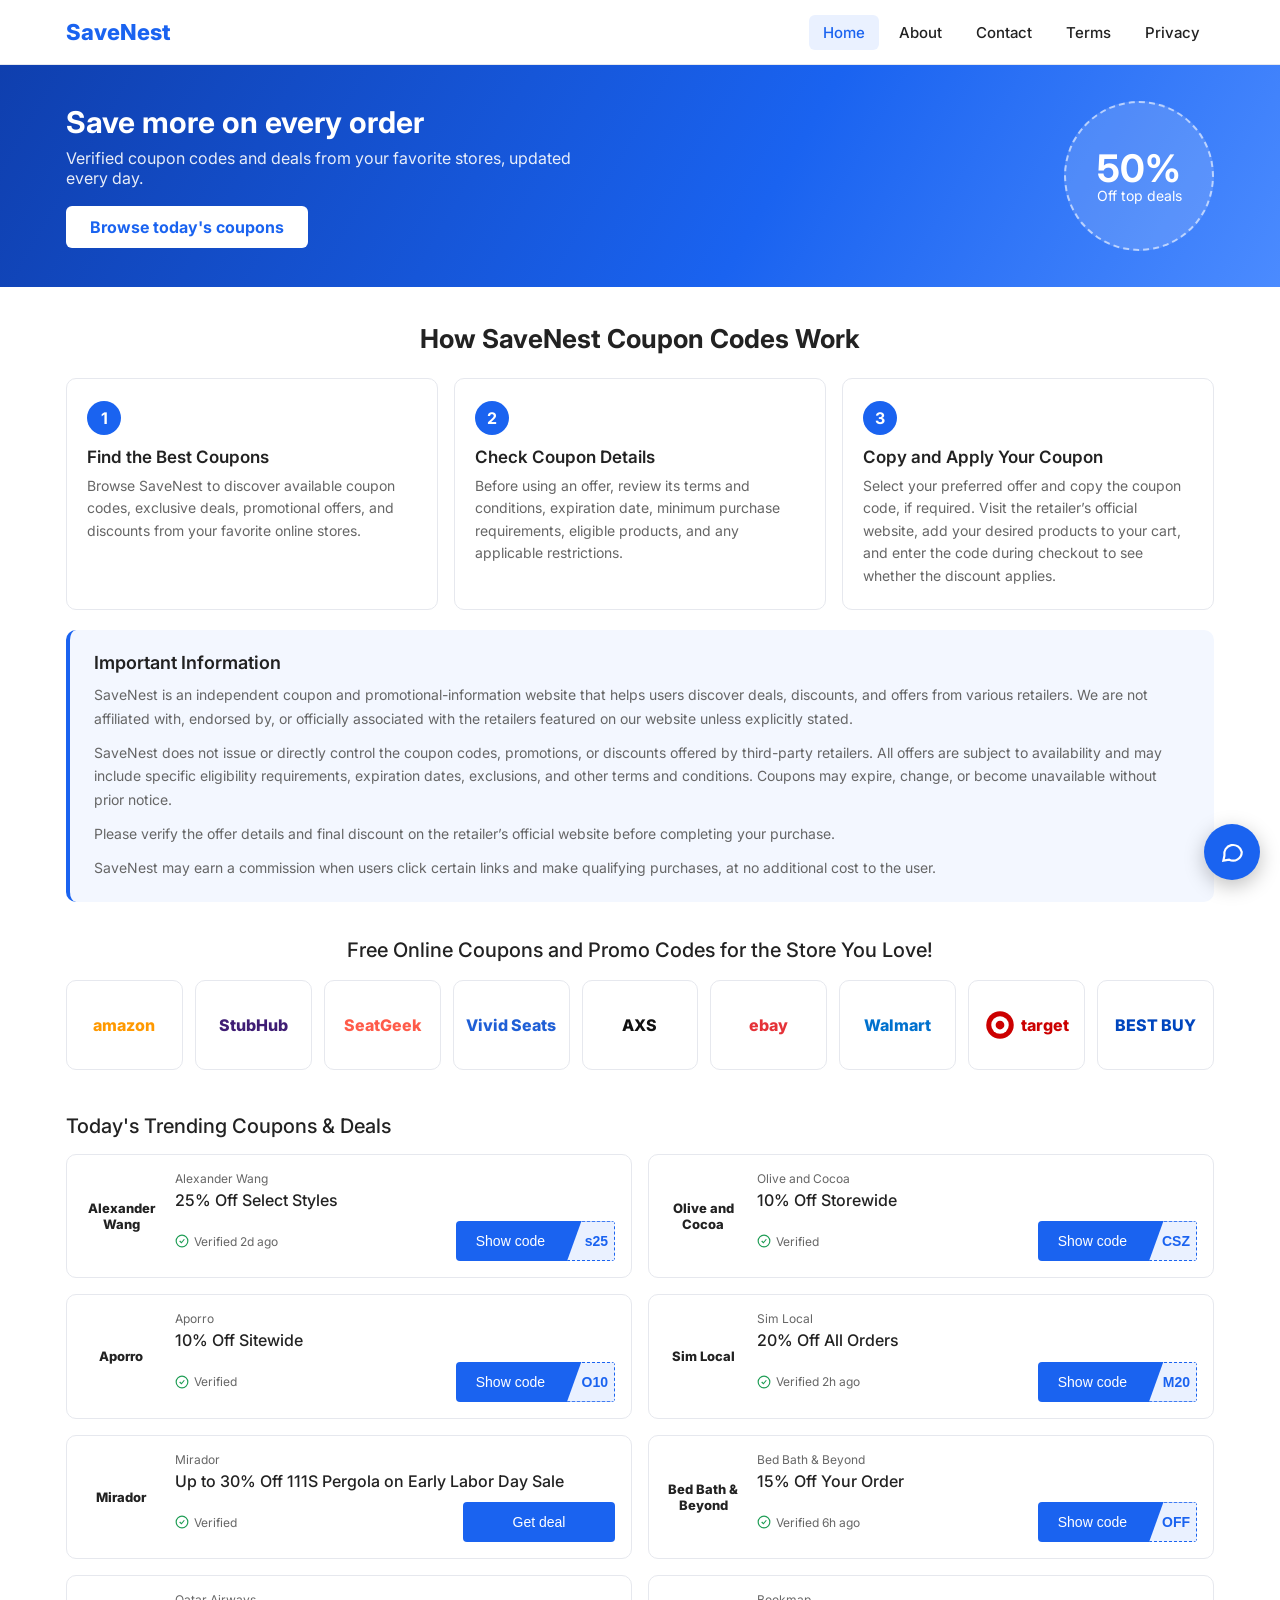
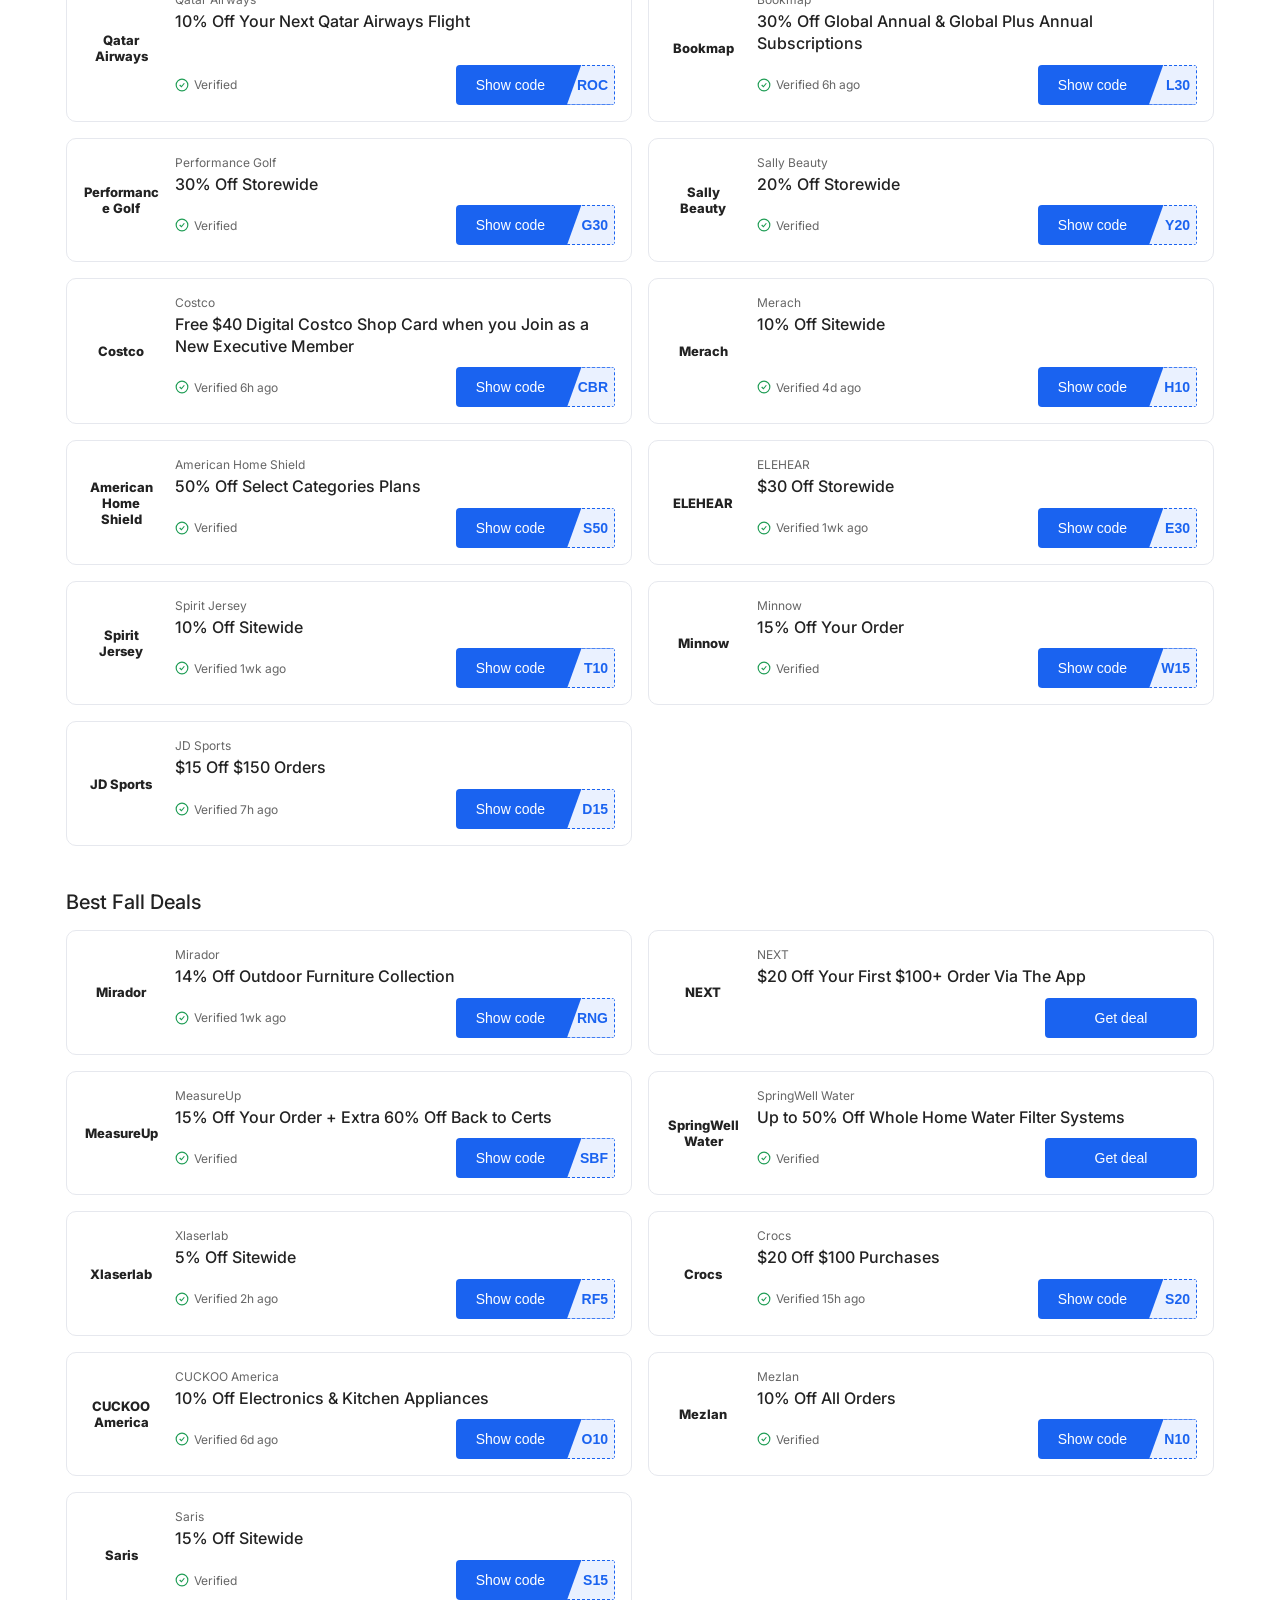
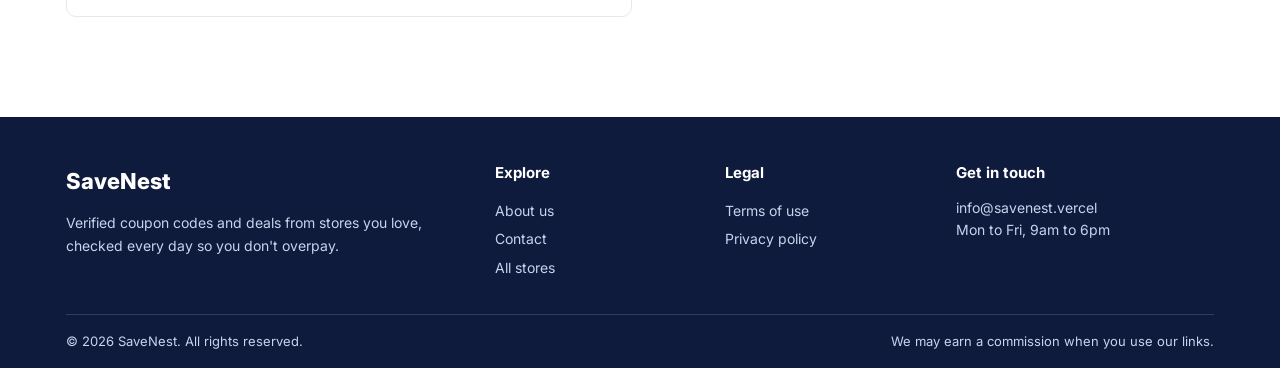
<file: savenest/index.html>
<!DOCTYPE html><html lang="en"><head><meta charset="UTF-8"><meta name="viewport" content="width=device-width, initial-scale=1"><title>SaveNest - Free Online Coupons and Promo Codes</title><meta name="description" content="Verified coupon codes and deals from top stores, updated daily."><link rel="preconnect" href="https://fonts.googleapis.com"><link rel="preconnect" href="https://fonts.gstatic.com" crossorigin><link href="https://fonts.googleapis.com/css2?family=Inter:wght@400;500;600;700;800&display=swap" rel="stylesheet"><link rel="stylesheet" href="style.css"><link rel="stylesheet" href="chatbot.css">
</head><body><header class="site-header"><div class="wrap hd"><a class="brand-logo " href="index.html">SaveNest</a><button class="burger" id="burger" aria-label="Toggle menu" aria-expanded="false" aria-controls="nav"><span></span><span></span><span></span></button><nav id="nav" aria-label="Main"><ul><li><a href="index.html" class="active" aria-current="page">Home</a></li><li><a href="about.html">About</a></li><li><a href="contact.html">Contact</a></li><li><a href="terms.html">Terms</a></li><li><a href="privacy.html">Privacy</a></li></ul></nav></div></header><section class="banner">
  <div class="wrap">
    <div>
      <h2>Save more on every order</h2>
      <p>Verified coupon codes and deals from your favorite stores, updated every day.</p>
      <a class="btn" href="#deals">Browse today's coupons</a>
    </div>
    <div class="badge"><b>50%</b><span>Off top deals</span></div>
  </div>
</section>

<main class="wrap">

  <!-- How SaveNest coupon codes work -->
  <section class="hw-section">

    <h2 class="hw-title">How SaveNest Coupon Codes Work</h2>

    <div class="hw-steps">

      <div class="hw-step">
        <span class="hw-num">1</span>
        <h3>Find the Best Coupons</h3>
        <p>Browse SaveNest to discover available coupon codes, exclusive deals, promotional offers, and discounts from your favorite online stores.</p>
      </div>

      <div class="hw-step">
        <span class="hw-num">2</span>
        <h3>Check Coupon Details</h3>
        <p>Before using an offer, review its terms and conditions, expiration date, minimum purchase requirements, eligible products, and any applicable restrictions.</p>
      </div>

      <div class="hw-step">
        <span class="hw-num">3</span>
        <h3>Copy and Apply Your Coupon</h3>
        <p>Select your preferred offer and copy the coupon code, if required. Visit the retailer&rsquo;s official website, add your desired products to your cart, and enter the code during checkout to see whether the discount applies.</p>
      </div>

    </div>

    <div class="hw-info">
      <h3>Important Information</h3>
      <p>SaveNest is an independent coupon and promotional-information website that helps users discover deals, discounts, and offers from various retailers. We are not affiliated with, endorsed by, or officially associated with the retailers featured on our website unless explicitly stated.</p>
      <p>SaveNest does not issue or directly control the coupon codes, promotions, or discounts offered by third-party retailers. All offers are subject to availability and may include specific eligibility requirements, expiration dates, exclusions, and other terms and conditions. Coupons may expire, change, or become unavailable without prior notice.</p>
      <p>Please verify the offer details and final discount on the retailer&rsquo;s official website before completing your purchase.</p>
      <p>SaveNest may earn a commission when users click certain links and make qualifying purchases, at no additional cost to the user.</p>
    </div>

  </section>

  <h1 class="tag">Free Online Coupons and Promo Codes for the Store You Love!</h1>
  <div class="stores" id="stores"></div>

  <h2 class="sec" id="deals">Today's Trending Coupons &amp; Deals</h2>
  <div class="grid" id="trending"></div>

  <h2 class="sec">Best Fall Deals</h2>
  <div class="grid" id="fall"></div>
  <div style="height:60px"></div>
</main>

<div class="overlay" id="overlay" role="dialog" aria-modal="true" aria-labelledby="mTitle">
  <div class="modal">
    <button class="x" id="close" aria-label="Close">&times;</button>
    <div class="m-logo" id="mBrand"></div>
    <div class="m-title" id="mTitle"></div>
    <div class="codebox"><span id="mCode"></span><button id="copy">Copy</button></div>
    <div class="msg" id="msg"></div>
    <a class="cont" id="mLink" href="#" target="_blank" rel="noopener"></a>
    <button class="terms-t" id="termsBtn">Terms</button>
    <div class="terms" id="terms">Valid for online orders only. Cannot be combined with other offers. Exclusions may apply. Offer can end without notice.</div>
    <button class="ok" id="ok">OK</button>
  </div>
</div>

<footer class="site-footer"><div class="wrap"><div class="ft">
<div><a class="brand-logo" href="index.html">SaveNest</a><p>Verified coupon codes and deals from stores you love, checked every day so you don't overpay.</p></div>
<div><h4>Explore</h4><a href="about.html">About us</a><a href="contact.html">Contact</a><a href="index.html#stores">All stores</a></div>
<div><h4>Legal</h4><a href="terms.html">Terms of use</a><a href="privacy.html">Privacy policy</a></div>
<div><h4>Get in touch</h4><p>info@savenest.vercel<br>Mon to Fri, 9am to 6pm</p></div>
</div><div class="fb"><span>&copy; <span id="yr">2026</span> SaveNest. All rights reserved.</span><span>We may earn a commission when you use our links.</span></div></div></footer><script src="script.js"></script><script src="modal.js"></script><script src="coupons.js"></script><script src="chatbot.js"></script></body></html>
</file>
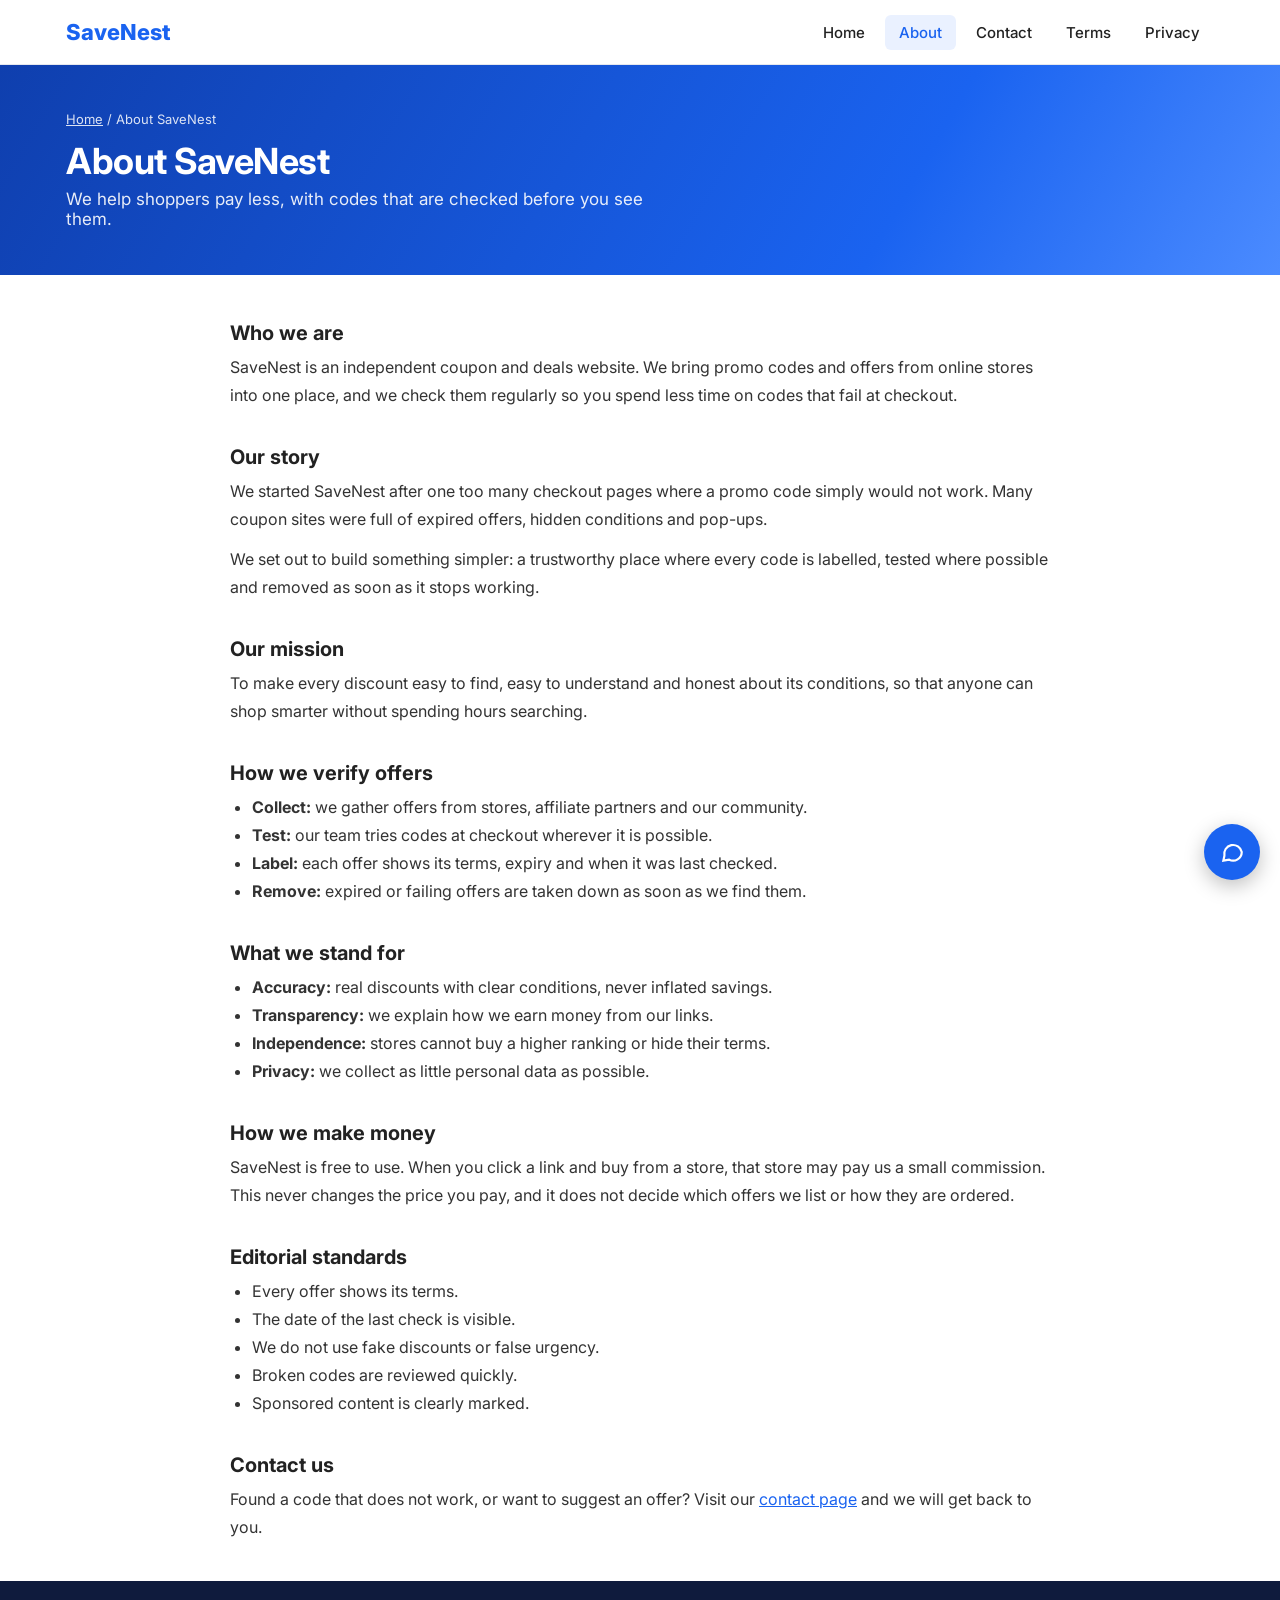
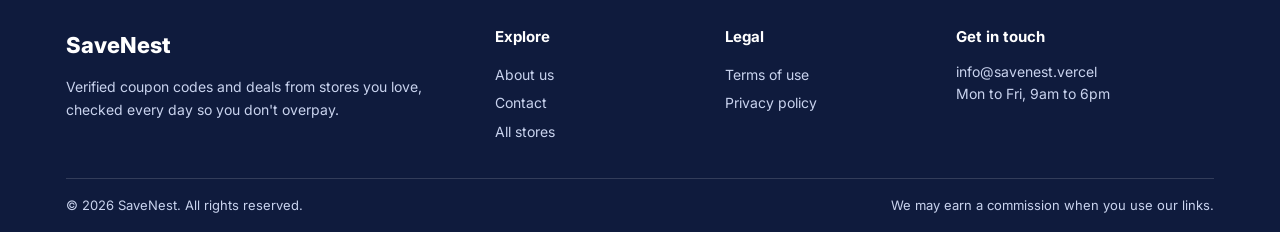
<file: savenest/about.html>
<!DOCTYPE html><html lang="en"><head><meta charset="UTF-8"><meta name="viewport" content="width=device-width, initial-scale=1"><title>About Us - SaveNest</title><meta name="description" content="Who we are, how we verify coupons and how we earn money."><link rel="preconnect" href="https://fonts.googleapis.com"><link rel="preconnect" href="https://fonts.gstatic.com" crossorigin><link href="https://fonts.googleapis.com/css2?family=Inter:wght@400;500;600;700;800&display=swap" rel="stylesheet"><link rel="stylesheet" href="style.css"><link rel="stylesheet" href="chatbot.css"></head><body><header class="site-header"><div class="wrap hd"><a class="brand-logo " href="index.html">SaveNest</a><button class="burger" id="burger" aria-label="Toggle menu" aria-expanded="false" aria-controls="nav"><span></span><span></span><span></span></button><nav id="nav" aria-label="Main"><ul><li><a href="index.html">Home</a></li><li><a href="about.html" class="active" aria-current="page">About</a></li><li><a href="contact.html">Contact</a></li><li><a href="terms.html">Terms</a></li><li><a href="privacy.html">Privacy</a></li></ul></nav></div></header><section class="page-hero"><div class="wrap"><div class="crumb"><a href="index.html">Home</a> / About SaveNest</div><h1>About SaveNest</h1><p>We help shoppers pay less, with codes that are checked before you see them.</p></div></section><main class="wrap"><div class="legal"><article>
<h2>Who we are</h2>
<p>SaveNest is an independent coupon and deals website. We bring promo codes and offers from online stores into one place, and we check them regularly so you spend less time on codes that fail at checkout.</p>
<h2>Our story</h2>
<p>We started SaveNest after one too many checkout pages where a promo code simply would not work. Many coupon sites were full of expired offers, hidden conditions and pop-ups.</p>
<p>We set out to build something simpler: a trustworthy place where every code is labelled, tested where possible and removed as soon as it stops working.</p>
<h2>Our mission</h2>
<p>To make every discount easy to find, easy to understand and honest about its conditions, so that anyone can shop smarter without spending hours searching.</p>
<h2>How we verify offers</h2>
<ul><li><b>Collect:</b> we gather offers from stores, affiliate partners and our community.</li><li><b>Test:</b> our team tries codes at checkout wherever it is possible.</li><li><b>Label:</b> each offer shows its terms, expiry and when it was last checked.</li><li><b>Remove:</b> expired or failing offers are taken down as soon as we find them.</li></ul>
<h2>What we stand for</h2>
<ul><li><b>Accuracy:</b> real discounts with clear conditions, never inflated savings.</li><li><b>Transparency:</b> we explain how we earn money from our links.</li><li><b>Independence:</b> stores cannot buy a higher ranking or hide their terms.</li><li><b>Privacy:</b> we collect as little personal data as possible.</li></ul>
<h2>How we make money</h2>
<p>SaveNest is free to use. When you click a link and buy from a store, that store may pay us a small commission. This never changes the price you pay, and it does not decide which offers we list or how they are ordered.</p>
<h2>Editorial standards</h2>
<ul><li>Every offer shows its terms.</li><li>The date of the last check is visible.</li><li>We do not use fake discounts or false urgency.</li><li>Broken codes are reviewed quickly.</li><li>Sponsored content is clearly marked.</li></ul>
<h2>Contact us</h2>
<p>Found a code that does not work, or want to suggest an offer? Visit our <a href="contact.html">contact page</a> and we will get back to you.</p>
</article></div></main><footer class="site-footer"><div class="wrap"><div class="ft">
<div><a class="brand-logo" href="index.html">SaveNest</a><p>Verified coupon codes and deals from stores you love, checked every day so you don't overpay.</p></div>
<div><h4>Explore</h4><a href="about.html">About us</a><a href="contact.html">Contact</a><a href="index.html#stores">All stores</a></div>
<div><h4>Legal</h4><a href="terms.html">Terms of use</a><a href="privacy.html">Privacy policy</a></div>
<div><h4>Get in touch</h4><p>info@savenest.vercel<br>Mon to Fri, 9am to 6pm</p></div>
</div><div class="fb"><span>&copy; <span id="yr">2026</span> SaveNest. All rights reserved.</span><span>We may earn a commission when you use our links.</span></div></div></footer><script src="script.js"></script><script src="chatbot.js"></script></body></html>
</file>
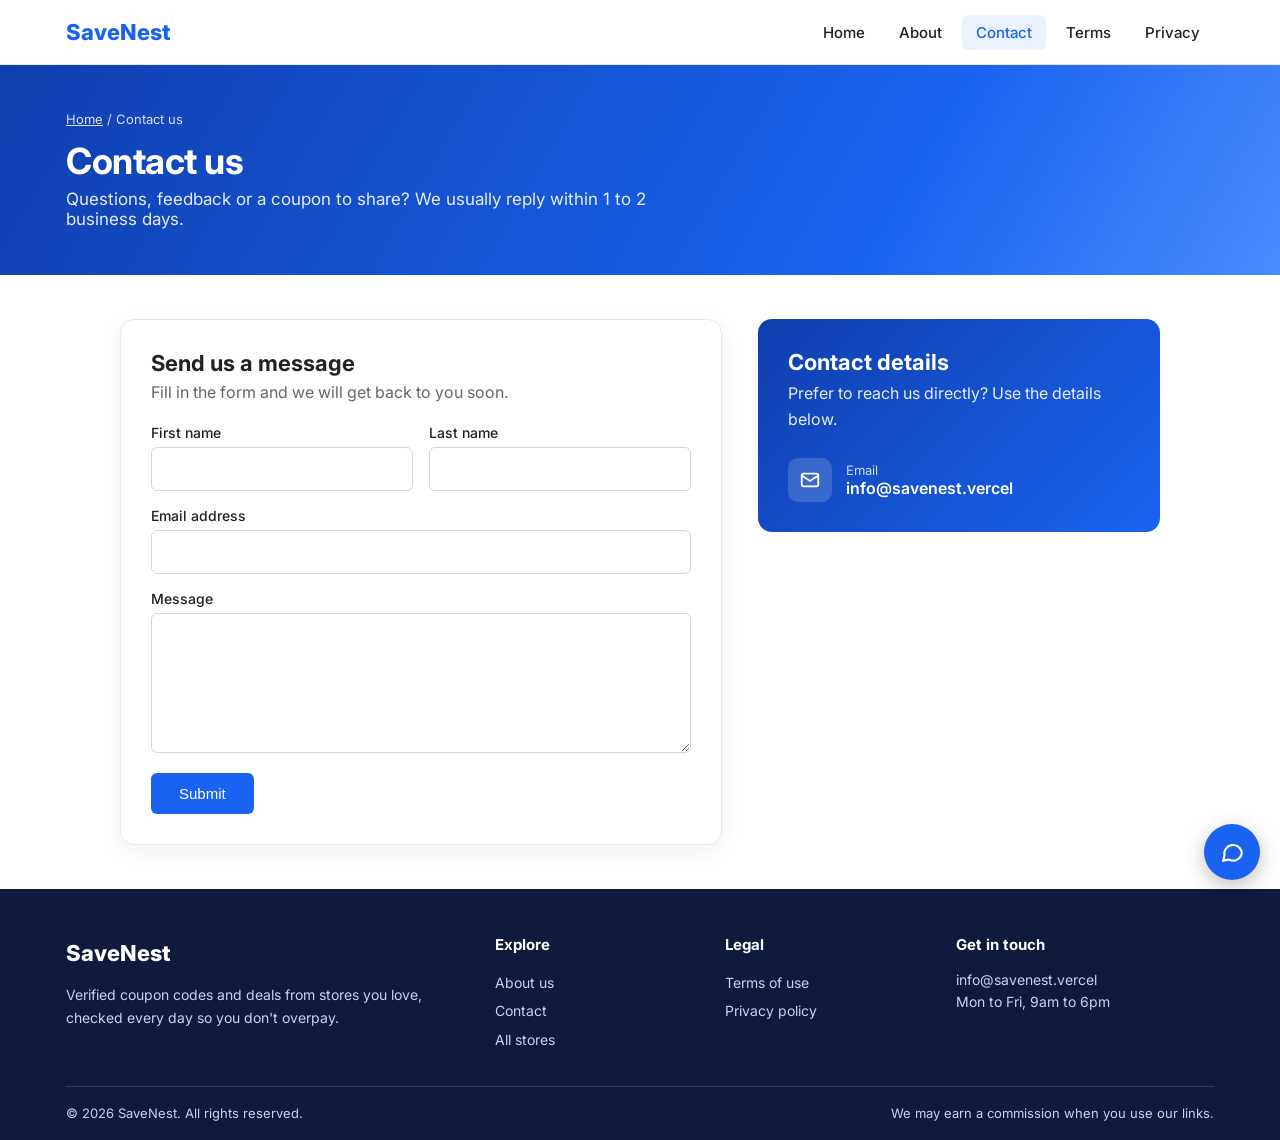
<file: savenest/contact.html>
<!DOCTYPE html><html lang="en"><head><meta charset="UTF-8"><meta name="viewport" content="width=device-width, initial-scale=1"><title>Contact Us - SaveNest</title><meta name="description" content="Get help, report a coupon or talk to our partnerships team."><link rel="preconnect" href="https://fonts.googleapis.com"><link rel="preconnect" href="https://fonts.gstatic.com" crossorigin><link href="https://fonts.googleapis.com/css2?family=Inter:wght@400;500;600;700;800&display=swap" rel="stylesheet"><link rel="stylesheet" href="style.css"><link rel="stylesheet" href="chatbot.css"></head><body><header class="site-header"><div class="wrap hd"><a class="brand-logo " href="index.html">SaveNest</a><button class="burger" id="burger" aria-label="Toggle menu" aria-expanded="false" aria-controls="nav"><span></span><span></span><span></span></button><nav id="nav" aria-label="Main"><ul><li><a href="index.html">Home</a></li><li><a href="about.html">About</a></li><li><a href="contact.html" class="active" aria-current="page">Contact</a></li><li><a href="terms.html">Terms</a></li><li><a href="privacy.html">Privacy</a></li></ul></nav></div></header><section class="page-hero"><div class="wrap"><div class="crumb"><a href="index.html">Home</a> / Contact us</div><h1>Contact us</h1><p>Questions, feedback or a coupon to share? We usually reply within 1 to 2 business days.</p></div></section><main class="wrap"><div class="ct">
<form class="cform ct-form" id="cform" novalidate><h2>Send us a message</h2><p>Fill in the form and we will get back to you soon.</p>
<div class="row2"><div><label for="fn">First name</label><input id="fn" name="first_name" autocomplete="given-name" required></div>
<div><label for="ln">Last name</label><input id="ln" name="last_name" autocomplete="family-name" required></div></div>
<label for="e">Email address</label><input id="e" name="email" type="email" autocomplete="email" required>
<label for="m">Message</label><textarea id="m" name="message" required></textarea>
<button type="submit">Submit</button><div class="form-ok" id="formOk" role="status">Thank you. Your message has been sent and we will reply soon.</div></form>
<aside class="ct-info"><h2>Contact details</h2><p>Prefer to reach us directly? Use the details below.</p>
<div class="ci"><svg viewBox="0 0 24 24" fill="none" stroke="#fff" stroke-width="2"><rect x="3" y="5" width="18" height="14" rx="2"/><path d="M3 7l9 6 9-6"/></svg><div><small>Email</small><a href="mailto:support@yourdomain.com">info@savenest.vercel</a></div></div>
</aside></div></main><footer class="site-footer"><div class="wrap"><div class="ft">
<div><a class="brand-logo" href="index.html">SaveNest</a><p>Verified coupon codes and deals from stores you love, checked every day so you don't overpay.</p></div>
<div><h4>Explore</h4><a href="about.html">About us</a><a href="contact.html">Contact</a><a href="index.html#stores">All stores</a></div>
<div><h4>Legal</h4><a href="terms.html">Terms of use</a><a href="privacy.html">Privacy policy</a></div>
<div><h4>Get in touch</h4><p>info@savenest.vercel<br>Mon to Fri, 9am to 6pm</p></div>
</div><div class="fb"><span>&copy; <span id="yr">2026</span> SaveNest. All rights reserved.</span><span>We may earn a commission when you use our links.</span></div></div></footer><script src="script.js"></script><script src="chatbot.js"></script></body></html>
</file>
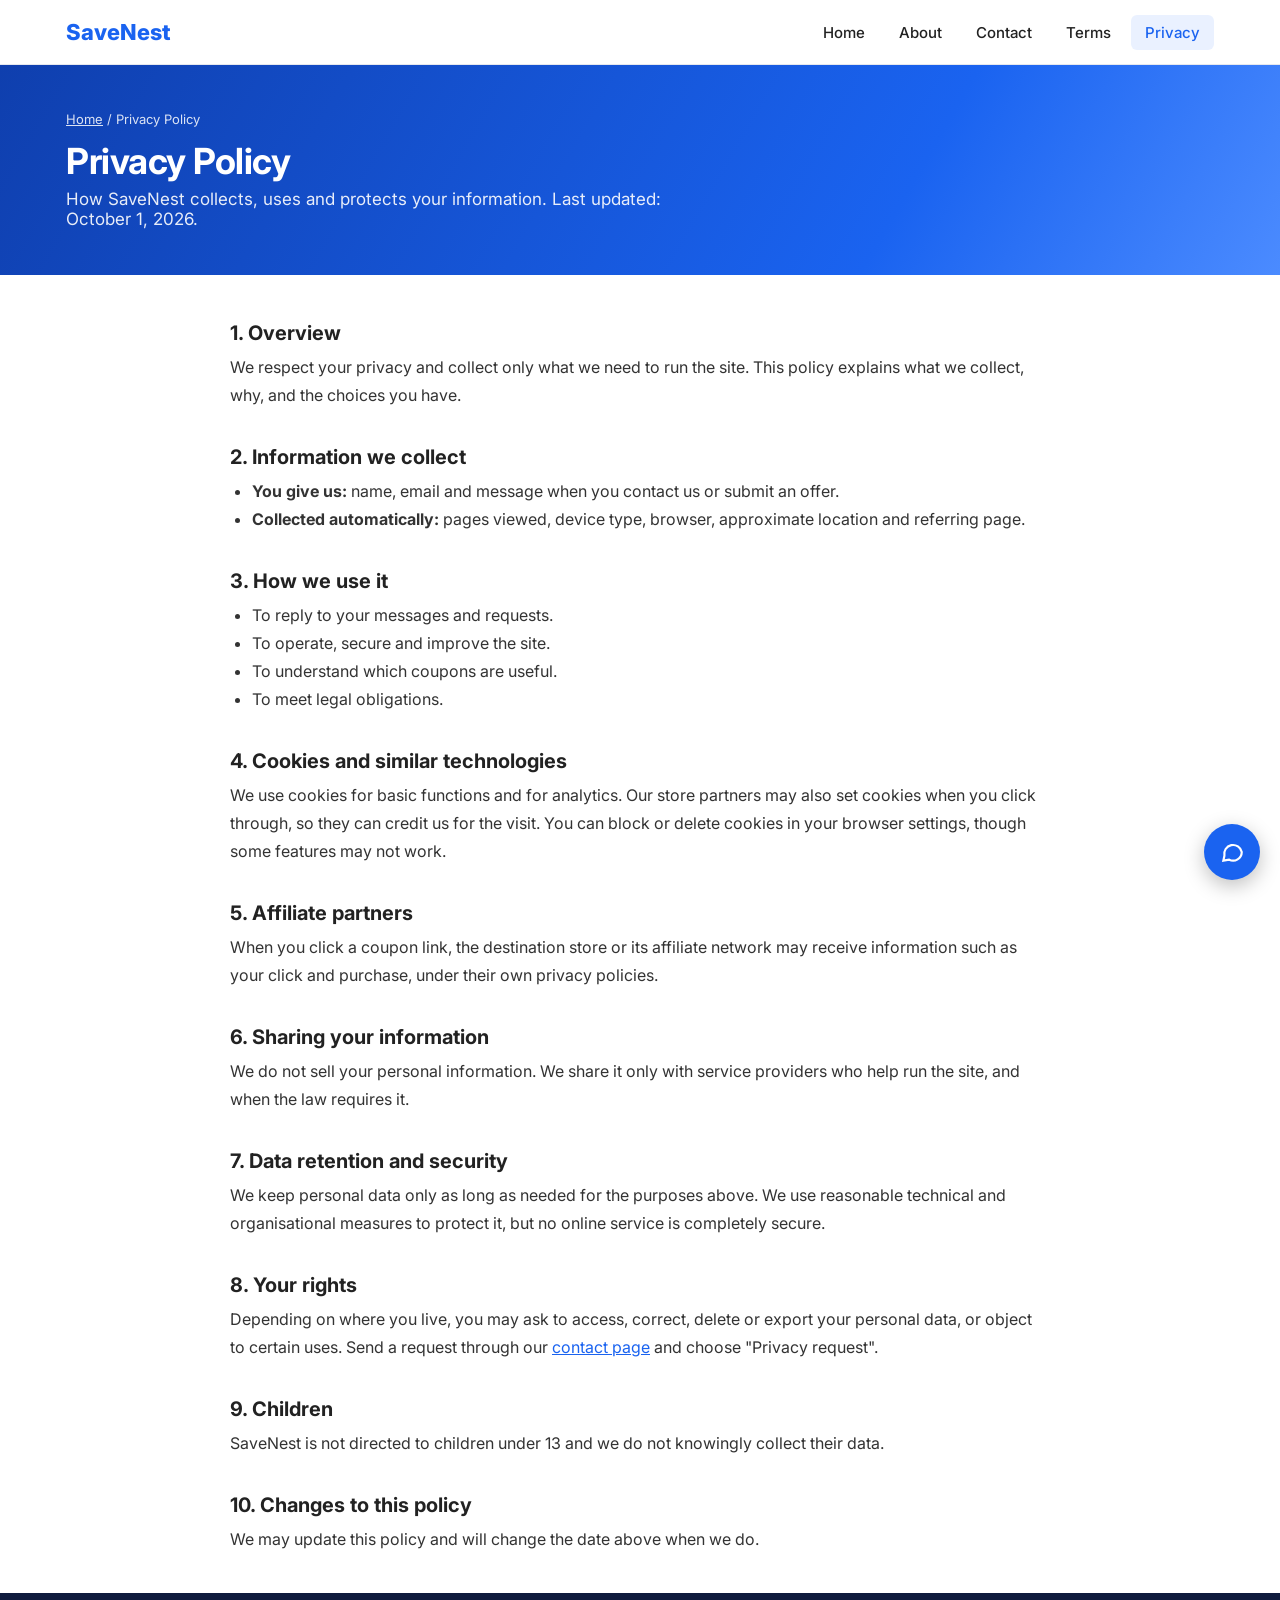
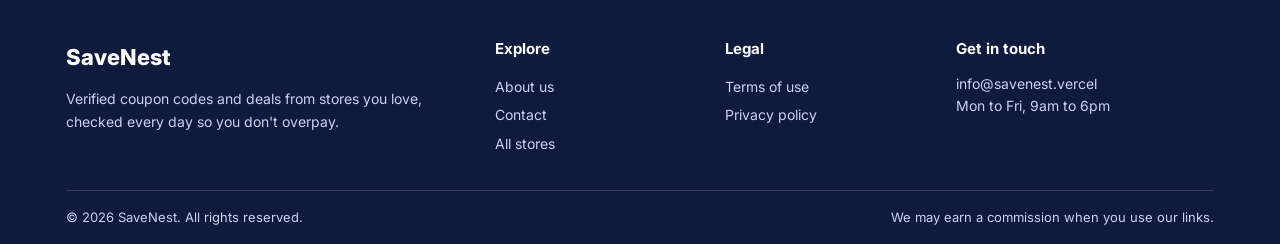
<file: savenest/privacy.html>
<!DOCTYPE html><html lang="en"><head><meta charset="UTF-8"><meta name="viewport" content="width=device-width, initial-scale=1"><title>Privacy Policy - SaveNest</title><meta name="description" content="How SaveNest collects, uses and protects your information. Last updated: October 1, 2026."><link rel="preconnect" href="https://fonts.googleapis.com"><link rel="preconnect" href="https://fonts.gstatic.com" crossorigin><link href="https://fonts.googleapis.com/css2?family=Inter:wght@400;500;600;700;800&display=swap" rel="stylesheet"><link rel="stylesheet" href="style.css"><link rel="stylesheet" href="chatbot.css"></head><body><header class="site-header"><div class="wrap hd"><a class="brand-logo " href="index.html">SaveNest</a><button class="burger" id="burger" aria-label="Toggle menu" aria-expanded="false" aria-controls="nav"><span></span><span></span><span></span></button><nav id="nav" aria-label="Main"><ul><li><a href="index.html">Home</a></li><li><a href="about.html">About</a></li><li><a href="contact.html">Contact</a></li><li><a href="terms.html">Terms</a></li><li><a href="privacy.html" class="active" aria-current="page">Privacy</a></li></ul></nav></div></header><section class="page-hero"><div class="wrap"><div class="crumb"><a href="index.html">Home</a> / Privacy Policy</div><h1>Privacy Policy</h1><p>How SaveNest collects, uses and protects your information. Last updated: October 1, 2026.</p></div></section><main class="wrap"><div class="legal"><article><h2 id="s0">1. Overview</h2><p>We respect your privacy and collect only what we need to run the site. This policy explains what we collect, why, and the choices you have.</p><h2 id="s1">2. Information we collect</h2><ul><li><b>You give us:</b> name, email and message when you contact us or submit an offer.</li><li><b>Collected automatically:</b> pages viewed, device type, browser, approximate location and referring page.</li></ul><h2 id="s2">3. How we use it</h2><ul><li>To reply to your messages and requests.</li><li>To operate, secure and improve the site.</li><li>To understand which coupons are useful.</li><li>To meet legal obligations.</li></ul><h2 id="s3">4. Cookies and similar technologies</h2><p>We use cookies for basic functions and for analytics. Our store partners may also set cookies when you click through, so they can credit us for the visit. You can block or delete cookies in your browser settings, though some features may not work.</p><h2 id="s4">5. Affiliate partners</h2><p>When you click a coupon link, the destination store or its affiliate network may receive information such as your click and purchase, under their own privacy policies.</p><h2 id="s5">6. Sharing your information</h2><p>We do not sell your personal information. We share it only with service providers who help run the site, and when the law requires it.</p><h2 id="s6">7. Data retention and security</h2><p>We keep personal data only as long as needed for the purposes above. We use reasonable technical and organisational measures to protect it, but no online service is completely secure.</p><h2 id="s7">8. Your rights</h2><p>Depending on where you live, you may ask to access, correct, delete or export your personal data, or object to certain uses. Send a request through our <a href="contact.html">contact page</a> and choose "Privacy request".</p><h2 id="s8">9. Children</h2><p>SaveNest is not directed to children under 13 and we do not knowingly collect their data.</p><h2 id="s9">10. Changes to this policy</h2><p>We may update this policy and will change the date above when we do.</p></article></div></main><footer class="site-footer"><div class="wrap"><div class="ft">
<div><a class="brand-logo" href="index.html">SaveNest</a><p>Verified coupon codes and deals from stores you love, checked every day so you don't overpay.</p></div>
<div><h4>Explore</h4><a href="about.html">About us</a><a href="contact.html">Contact</a><a href="index.html#stores">All stores</a></div>
<div><h4>Legal</h4><a href="terms.html">Terms of use</a><a href="privacy.html">Privacy policy</a></div>
<div><h4>Get in touch</h4><p>info@savenest.vercel<br>Mon to Fri, 9am to 6pm</p></div>
</div><div class="fb"><span>&copy; <span id="yr">2026</span> SaveNest. All rights reserved.</span><span>We may earn a commission when you use our links.</span></div></div></footer><script src="script.js"></script><script src="chatbot.js"></script></body></html>
</file>
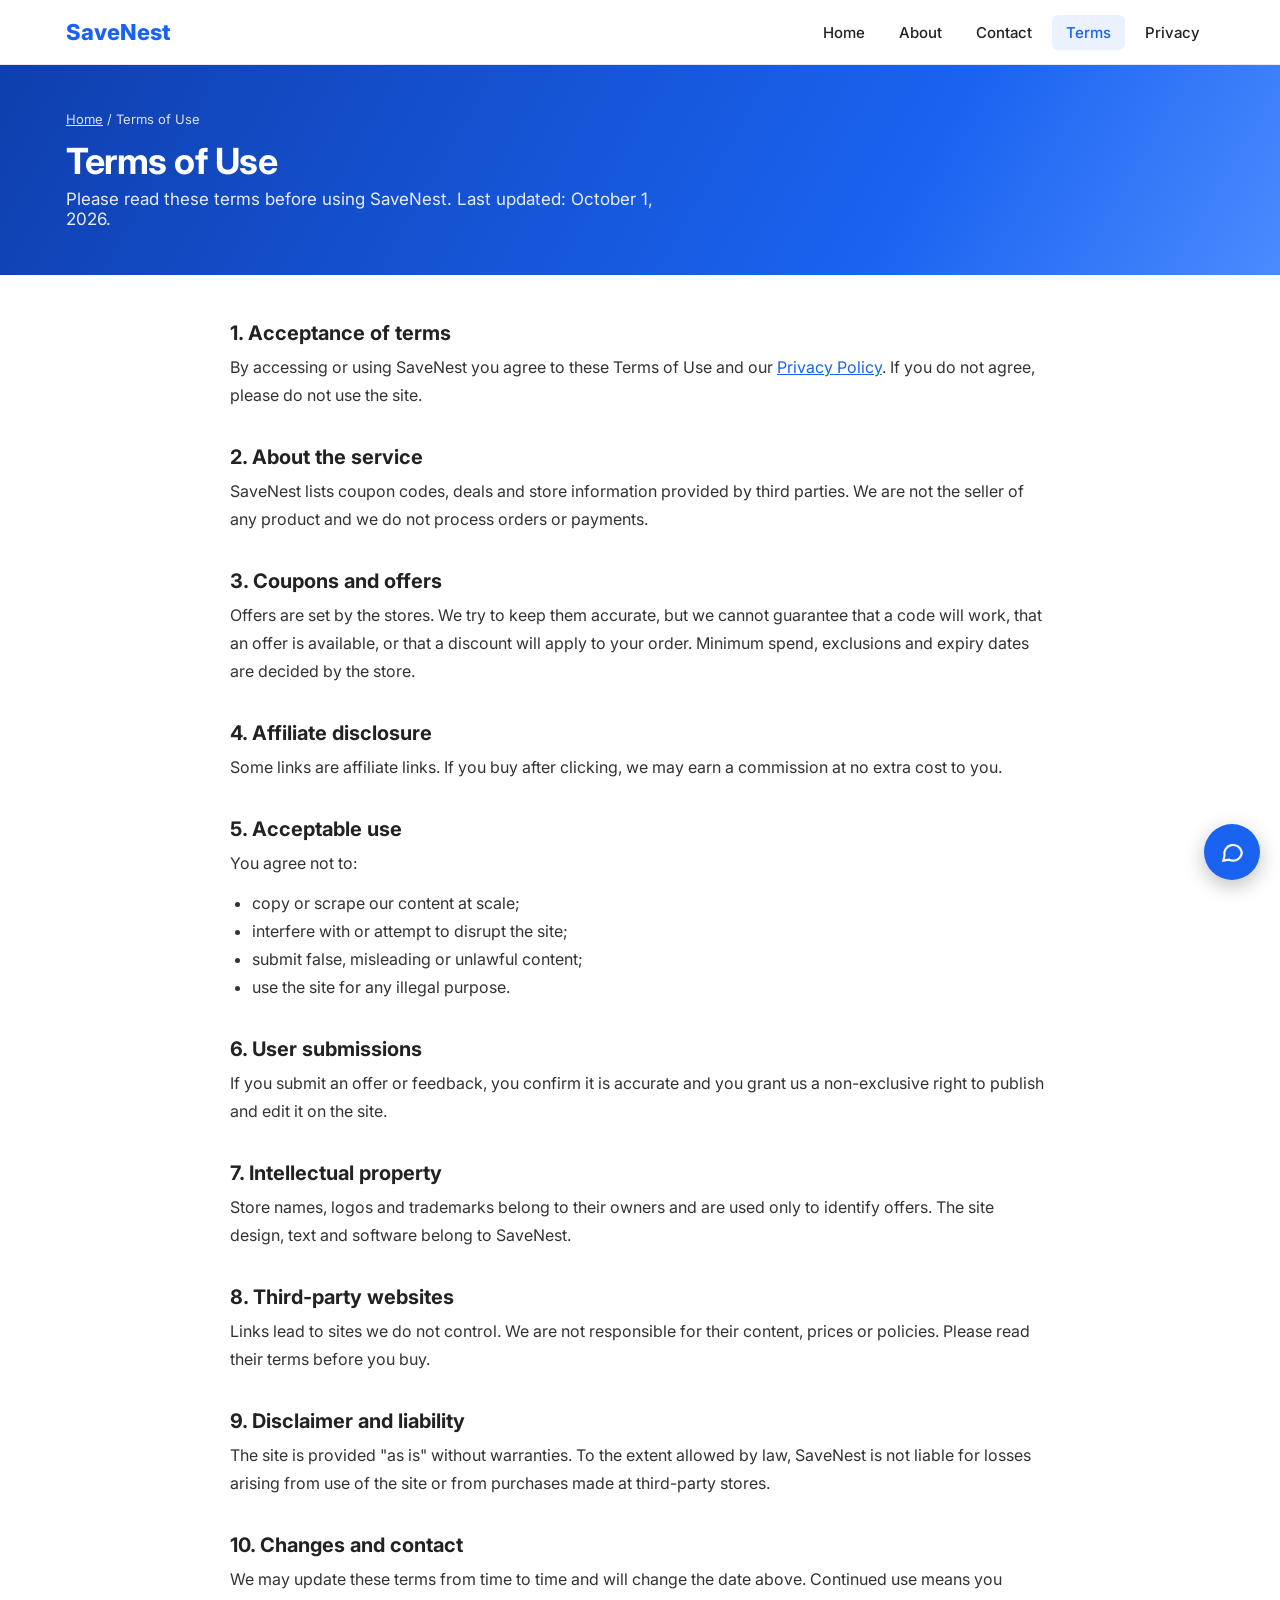
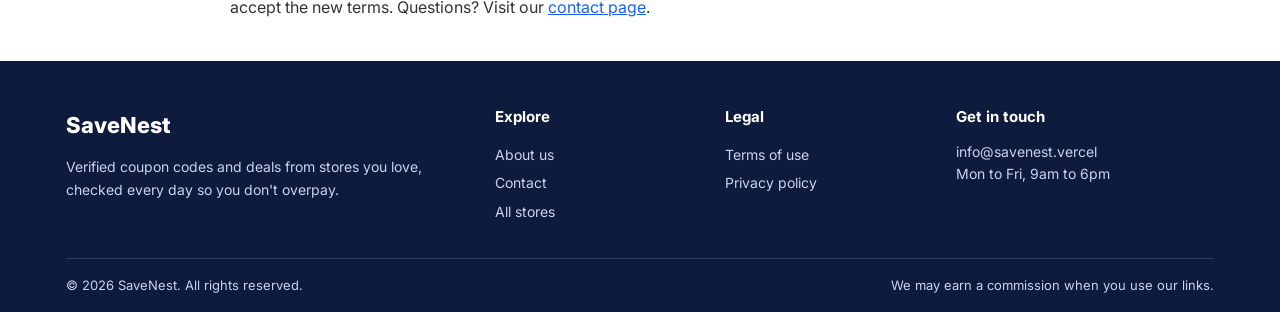
<file: savenest/terms.html>
<!DOCTYPE html><html lang="en"><head><meta charset="UTF-8"><meta name="viewport" content="width=device-width, initial-scale=1"><title>Terms of Use - SaveNest</title><meta name="description" content="Please read these terms before using SaveNest. Last updated: October 1, 2026."><link rel="preconnect" href="https://fonts.googleapis.com"><link rel="preconnect" href="https://fonts.gstatic.com" crossorigin><link href="https://fonts.googleapis.com/css2?family=Inter:wght@400;500;600;700;800&display=swap" rel="stylesheet"><link rel="stylesheet" href="style.css"><link rel="stylesheet" href="chatbot.css"></head><body><header class="site-header"><div class="wrap hd"><a class="brand-logo " href="index.html">SaveNest</a><button class="burger" id="burger" aria-label="Toggle menu" aria-expanded="false" aria-controls="nav"><span></span><span></span><span></span></button><nav id="nav" aria-label="Main"><ul><li><a href="index.html">Home</a></li><li><a href="about.html">About</a></li><li><a href="contact.html">Contact</a></li><li><a href="terms.html" class="active" aria-current="page">Terms</a></li><li><a href="privacy.html">Privacy</a></li></ul></nav></div></header><section class="page-hero"><div class="wrap"><div class="crumb"><a href="index.html">Home</a> / Terms of Use</div><h1>Terms of Use</h1><p>Please read these terms before using SaveNest. Last updated: October 1, 2026.</p></div></section><main class="wrap"><div class="legal"><article><h2 id="s0">1. Acceptance of terms</h2><p>By accessing or using SaveNest you agree to these Terms of Use and our <a href="privacy.html">Privacy Policy</a>. If you do not agree, please do not use the site.</p><h2 id="s1">2. About the service</h2><p>SaveNest lists coupon codes, deals and store information provided by third parties. We are not the seller of any product and we do not process orders or payments.</p><h2 id="s2">3. Coupons and offers</h2><p>Offers are set by the stores. We try to keep them accurate, but we cannot guarantee that a code will work, that an offer is available, or that a discount will apply to your order. Minimum spend, exclusions and expiry dates are decided by the store.</p><h2 id="s3">4. Affiliate disclosure</h2><p>Some links are affiliate links. If you buy after clicking, we may earn a commission at no extra cost to you.</p><h2 id="s4">5. Acceptable use</h2><p>You agree not to:</p><ul><li>copy or scrape our content at scale;</li><li>interfere with or attempt to disrupt the site;</li><li>submit false, misleading or unlawful content;</li><li>use the site for any illegal purpose.</li></ul><h2 id="s5">6. User submissions</h2><p>If you submit an offer or feedback, you confirm it is accurate and you grant us a non-exclusive right to publish and edit it on the site.</p><h2 id="s6">7. Intellectual property</h2><p>Store names, logos and trademarks belong to their owners and are used only to identify offers. The site design, text and software belong to SaveNest.</p><h2 id="s7">8. Third-party websites</h2><p>Links lead to sites we do not control. We are not responsible for their content, prices or policies. Please read their terms before you buy.</p><h2 id="s8">9. Disclaimer and liability</h2><p>The site is provided "as is" without warranties. To the extent allowed by law, SaveNest is not liable for losses arising from use of the site or from purchases made at third-party stores.</p><h2 id="s9">10. Changes and contact</h2><p>We may update these terms from time to time and will change the date above. Continued use means you accept the new terms. Questions? Visit our <a href="contact.html">contact page</a>.</p></article></div></main><footer class="site-footer"><div class="wrap"><div class="ft">
<div><a class="brand-logo" href="index.html">SaveNest</a><p>Verified coupon codes and deals from stores you love, checked every day so you don't overpay.</p></div>
<div><h4>Explore</h4><a href="about.html">About us</a><a href="contact.html">Contact</a><a href="index.html#stores">All stores</a></div>
<div><h4>Legal</h4><a href="terms.html">Terms of use</a><a href="privacy.html">Privacy policy</a></div>
<div><h4>Get in touch</h4><p>info@savenest.vercel<br>Mon to Fri, 9am to 6pm</p></div>
</div><div class="fb"><span>&copy; <span id="yr">2026</span> SaveNest. All rights reserved.</span><span>We may earn a commission when you use our links.</span></div></div></footer><script src="script.js"></script><script src="chatbot.js"></script></body></html>
</file>
<file: savenest/style.css>
:root {
  --blue: #1a63f0;
  --blue-d: #1250c8;
  --ink: #222;
  --muted: #666;
  --line: #e6e8ee;
  --green: #1f9d55;
  --bg: #fff
}

* {
  box-sizing: border-box;
  margin: 0;
  padding: 0
}

body {
  font-family: Roboto, Arial, Helvetica, sans-serif;
  color: var(--ink);
  background: var(--bg)
}

.wrap {
  max-width: 1180px;
  margin: 0 auto;
  padding: 0 16px
}

/* Banner */
.banner {
  background: linear-gradient(120deg, #0f3fae, #1a63f0 60%, #4b8bff);
  color: #fff
}

.banner .wrap {
  display: flex;
  align-items: center;
  justify-content: space-between;
  gap: 24px;
  padding: 36px 16px
}

.banner h2 {
  font-size: 30px;
  line-height: 1.2;
  margin-bottom: 8px
}

.banner p {
  opacity: .9;
  font-size: 16px;
  max-width: 520px
}

.banner .btn {
  display: inline-block;
  margin-top: 18px;
  background: #fff;
  color: var(--blue);
  font-weight: 700;
  padding: 11px 24px;
  border-radius: 6px;
  text-decoration: none
}

.banner .badge {
  flex: 0 0 auto;
  width: 150px;
  height: 150px;
  border-radius: 50%;
  background: rgba(255, 255, 255, .14);
  border: 2px dashed rgba(255, 255, 255, .6);
  display: flex;
  flex-direction: column;
  align-items: center;
  justify-content: center;
  text-align: center
}

.badge b {
  font-size: 38px;
  line-height: 1
}

.badge span {
  font-size: 14px
}

h1.tag {
  font-size: 20px;
  text-align: center;
  font-weight: 500;
  padding: 26px 0 18px
}

.stores {
  display: grid;
  grid-template-columns: repeat(9, 1fr);
  gap: 12px
}

.store {
  border: 1px solid var(--line);
  border-radius: 10px;
  height: 90px;
  display: flex;
  align-items: center;
  justify-content: center;
  font-weight: 800;
  font-size: 16px;
  text-align: center
}

h2.sec {
  font-size: 20px;
  font-weight: 500;
  margin: 44px 0 16px
}

/* Cards */
.grid {
  display: grid;
  grid-template-columns: 1fr 1fr;
  gap: 16px
}

.card {
  border: 1px solid var(--line);
  border-radius: 10px;
  padding: 16px;
  display: flex;
  gap: 16px;
  min-height: 120px
}

.logo {
  flex: 0 0 76px;
  display: flex;
  align-items: center;
  justify-content: center;
  font-weight: 800;
  font-size: 13px;
  text-align: center;
  word-break: break-word
}

.body {
  flex: 1;
  display: flex;
  flex-direction: column;
  min-width: 0
}

.brand {
  font-size: 12px;
  color: var(--muted)
}

.title {
  font-size: 16px;
  font-weight: 500;
  margin: 4px 0 10px;
  line-height: 1.35
}

.foot {
  margin-top: auto;
  display: flex;
  align-items: center;
  justify-content: space-between;
  gap: 10px
}

.ver {
  font-size: 12px;
  color: var(--muted);
  display: flex;
  align-items: center;
  gap: 5px
}

.ver svg {
  width: 14px;
  height: 14px
}

.show {
  position: relative;
  border: 0;
  cursor: pointer;
  color: #fff;
  background: var(--blue);
  font-weight: 500;
  font-size: 14px;
  height: 40px;
  min-width: 152px;
  padding: 0 70px 0 20px;
  border-radius: 4px;
  overflow: hidden;
  text-align: left
}

.show:hover {
  background: var(--blue-d)
}

.show i {
  position: absolute;
  right: 0;
  top: 0;
  bottom: 0;
  width: 48px;
  background: #eaf1ff;
  color: var(--blue);
  border: 1px dashed var(--blue);
  border-left: 0;
  font-style: normal;
  font-weight: 700;
  display: flex;
  align-items: center;
  justify-content: flex-end;
  padding-right: 6px;
  clip-path: polygon(30% 0, 100% 0, 100% 100%, 0 100%)
}

.show.deal {
  padding: 0;
  text-align: center;
  min-width: 152px
}

/* Popup */
.overlay {
  position: fixed;
  inset: 0;
  background: rgba(15, 20, 35, .6);
  display: none;
  align-items: center;
  justify-content: center;
  padding: 16px;
  z-index: 50
}

.overlay.open {
  display: flex
}

.modal {
  background: #fff;
  border-radius: 12px;
  width: 100%;
  max-width: 460px;
  padding: 28px 26px 22px;
  position: relative;
  text-align: center;
  animation: pop .18s ease-out
}

@keyframes pop {
  from {
    transform: scale(.94);
    opacity: 0
  }

  to {
    transform: none;
    opacity: 1
  }
}

.x {
  position: absolute;
  top: 10px;
  right: 12px;
  border: 0;
  background: none;
  font-size: 28px;
  line-height: 1;
  cursor: pointer;
  color: var(--muted)
}

.x:hover {
  color: var(--ink)
}

.m-logo {
  font-weight: 800;
  font-size: 15px;
  margin-bottom: 6px
}

.m-title {
  font-size: 20px;
  font-weight: 500;
  margin-bottom: 18px
}

.codebox {
  display: flex;
  border: 2px dashed var(--blue);
  border-radius: 6px;
  background: #f3f7ff;
  overflow: hidden
}

.codebox span {
  flex: 1;
  padding: 12px;
  font-size: 20px;
  font-weight: 700;
  letter-spacing: 1px;
  color: var(--blue);
  overflow: hidden;
  text-overflow: ellipsis
}

.codebox button {
  border: 0;
  background: var(--blue);
  color: #fff;
  font-weight: 500;
  padding: 0 24px;
  cursor: pointer;
  font-size: 15px
}

.codebox button:hover {
  background: var(--blue-d)
}

.msg {
  font-size: 13px;
  color: var(--green);
  height: 18px;
  margin-top: 8px
}

.cont {
  display: block;
  margin: 6px 0 14px;
  color: var(--blue);
  font-weight: 500;
  text-decoration: none
}

.cont:hover {
  text-decoration: underline
}

.terms-t {
  background: none;
  border: 0;
  color: var(--muted);
  font-size: 13px;
  cursor: pointer;
  text-decoration: underline
}

.terms {
  display: none;
  font-size: 12px;
  color: var(--muted);
  text-align: left;
  margin-top: 10px;
  background: #f7f8fa;
  border-radius: 6px;
  padding: 10px 12px;
  line-height: 1.5
}

.terms.open {
  display: block
}

.ok {
  display: block;
  width: 100%;
  margin-top: 16px;
  border: 0;
  background: var(--blue);
  color: #fff;
  font-size: 15px;
  font-weight: 500;
  padding: 12px;
  border-radius: 6px;
  cursor: pointer
}

.ok:hover {
  background: var(--blue-d)
}

button:focus-visible,
a:focus-visible {
  outline: 3px solid #8db3ff;
  outline-offset: 2px
}

/* Responsive */
@media(max-width:900px) {
  .stores {
    grid-template-columns: repeat(3, 1fr)
  }

  .grid {
    grid-template-columns: 1fr
  }
}

@media(max-width:600px) {
  .banner .wrap {
    flex-direction: column;
    text-align: center;
    padding: 28px 16px
  }

  .banner h2 {
    font-size: 23px
  }

  .banner .badge {
    width: 110px;
    height: 110px
  }

  .badge b {
    font-size: 28px
  }

  .stores {
    grid-template-columns: repeat(2, 1fr)
  }

  .store {
    height: 70px
  }

  .logo {
    flex-basis: 56px;
    font-size: 11px
  }

  .foot {
    flex-direction: column;
    align-items: stretch
  }

  .show {
    width: 100%
  }
}

@media(prefers-reduced-motion:reduce) {
  .modal {
    animation: none
  }
}

/* Header */
.site-header {
  position: sticky;
  top: 0;
  z-index: 40;
  background: #fff;
  border-bottom: 1px solid var(--line)
}

.hd {
  display: flex;
  align-items: center;
  justify-content: space-between;
  height: 64px
}

.brand-logo {
  display: flex;
  align-items: center;
  gap: 8px;
  font-weight: 800;
  font-size: 22px;
  color: var(--blue);
  text-decoration: none
}

.brand-logo b {
  display: inline-flex;
  width: 30px;
  height: 30px;
  border-radius: 8px;
  background: var(--blue);
  color: #fff;
  align-items: center;
  justify-content: center;
  font-size: 17px
}

#nav ul {
  display: flex;
  gap: 6px;
  list-style: none
}

#nav a {
  display: block;
  padding: 8px 14px;
  border-radius: 6px;
  color: var(--ink);
  text-decoration: none;
  font-weight: 500;
  font-size: 15px
}

#nav a:hover,
#nav a.active {
  background: #eaf1ff;
  color: var(--blue)
}

.burger {
  display: none;
  flex-direction: column;
  justify-content: center;
  gap: 5px;
  width: 42px;
  height: 42px;
  padding: 10px;
  border: 1px solid var(--line);
  border-radius: 8px;
  background: #fff;
  cursor: pointer
}

.burger span {
  display: block;
  height: 2px;
  background: var(--ink);
  border-radius: 2px;
  transition: transform .2s, opacity .2s
}

.burger[aria-expanded="true"] span:nth-child(1) {
  transform: translateY(7px) rotate(45deg)
}

.burger[aria-expanded="true"] span:nth-child(2) {
  opacity: 0
}

.burger[aria-expanded="true"] span:nth-child(3) {
  transform: translateY(-7px) rotate(-45deg)
}

/* Footer */
.site-footer {
  background: #0f1b3d;
  color: #c9d3ee;
  margin-top: 40px;
  padding-top: 44px;
  font-size: 14px;
  line-height: 1.6
}

.ft {
  display: grid;
  grid-template-columns: 2fr 1fr 1fr 1.3fr;
  gap: 32px;
  padding-bottom: 32px
}

.site-footer h4 {
  color: #fff;
  font-size: 15px;
  margin-bottom: 12px
}

.site-footer a {
  color: #c9d3ee;
  text-decoration: none;
  display: block;
  padding: 3px 0
}

.site-footer a:hover {
  color: #fff;
  text-decoration: underline
}

.site-footer .brand-logo {
  color: #fff;
  margin-bottom: 10px
}

.site-footer .brand-logo b {
  background: #fff;
  color: var(--blue)
}

.fb {
  border-top: 1px solid rgba(255, 255, 255, .15);
  padding: 16px 0;
  font-size: 13px;
  display: flex;
  justify-content: space-between;
  gap: 12px;
  flex-wrap: wrap
}

/* Inner pages */
.page-hero {
  background: linear-gradient(120deg, #0f3fae, #1a63f0 70%, #4b8bff);
  color: #fff;
  padding: 38px 0
}

.page-hero h1 {
  font-size: 32px;
  margin-bottom: 6px
}

.page-hero p {
  opacity: .9
}

.prose {
  max-width: 980px;
  margin: 34px auto;
  line-height: 1.75;
  font-size: 16px
}

.prose h2 {
  font-size: 21px;
  margin: 28px 0 8px
}

.prose p,
.prose ul {
  margin-bottom: 12px
}

.prose ul {
  padding-left: 22px
}

.prose a {
  color: var(--blue)
}

.facts {
  display: grid;
  grid-template-columns: repeat(3, 1fr);
  gap: 14px;
  margin: 22px 0
}

.facts div {
  border: 1px solid var(--line);
  border-radius: 10px;
  padding: 16px;
  text-align: center
}

.facts b {
  display: block;
  font-size: 26px;
  color: var(--blue)
}

.contact-grid {
  display: grid;
  grid-template-columns: 1.4fr 1fr;
  gap: 28px;
  margin: 34px 0
}

.info {
  border: 1px solid var(--line);
  border-radius: 10px;
  padding: 20px;
  line-height: 1.7
}

.info h3 {
  margin-bottom: 6px
}

.info p {
  margin-bottom: 14px;
  color: var(--muted)
}

.cform label {
  display: block;
  font-weight: 500;
  font-size: 14px;
  margin: 0 0 6px
}

.cform input,
.cform textarea {
  width: 100%;
  font: inherit;
  padding: 11px 12px;
  border: 1px solid #cfd5e2;
  border-radius: 6px;
  margin-bottom: 16px
}

.cform input:focus,
.cform textarea:focus {
  outline: 2px solid #8db3ff;
  border-color: var(--blue)
}

.cform textarea {
  min-height: 140px;
  resize: vertical
}

.cform button {
  border: 0;
  background: var(--blue);
  color: #fff;
  font-weight: 500;
  font-size: 15px;
  padding: 12px 28px;
  border-radius: 6px;
  cursor: pointer
}

.cform button:hover {
  background: var(--blue-d)
}

.form-ok {
  display: none;
  background: #e8f7ee;
  color: #17693b;
  padding: 12px;
  border-radius: 6px;
  margin-top: 14px
}

.form-ok.show {
  display: block
}

@media(max-width:900px) {
  .ft {
    grid-template-columns: 1fr 1fr
  }
}

@media(max-width:760px) {
  .burger {
    display: flex
  }

  #nav {
    position: absolute;
    left: 0;
    right: 0;
    top: 64px;
    background: #fff;
    border-bottom: 1px solid var(--line);
    display: none;
    padding: 8px 16px 14px;
    box-shadow: 0 10px 20px rgba(0, 0, 0, .08)
  }

  #nav.open {
    display: block
  }

  #nav ul {
    flex-direction: column
  }

  #nav a {
    padding: 12px
  }

  .ft {
    grid-template-columns: 1fr
  }

  .page-hero h1 {
    font-size: 25px
  }

  .facts {
    grid-template-columns: 1fr
  }

  .contact-grid {
    grid-template-columns: 1fr
  }
}

body {
  font-family: Inter, Roboto, system-ui, Arial, sans-serif
}

a.store {
  color: inherit;
  text-decoration: none;
  transition: border-color .15s, box-shadow .15s
}

a.store:hover {
  border-color: var(--blue);
  box-shadow: 0 6px 18px rgba(26, 99, 240, .14)
}

.page-hero {
  padding: 46px 0
}

.crumb {
  font-size: 13px;
  opacity: .85;
  margin-bottom: 12px
}

.crumb a {
  color: #fff
}

.page-hero h1 {
  font-size: 36px;
  letter-spacing: -.5px
}

.page-hero p {
  font-size: 17px;
  max-width: 620px
}

.cards3 {
  display: grid;
  grid-template-columns: repeat(3, 1fr);
  gap: 16px;
  margin: 24px 0
}

.cards3 div {
  border: 1px solid var(--line);
  border-radius: 10px;
  padding: 20px
}

.cards3 h3 {
  font-size: 17px;
  margin-bottom: 6px
}

.cards3 p {
  color: var(--muted);
  font-size: 15px;
  line-height: 1.6;
  margin: 0
}

.steps {
  counter-reset: s;
  list-style: none;
  display: grid;
  grid-template-columns: repeat(4, 1fr);
  gap: 16px;
  padding: 0 !important;
  margin: 20px 0
}

.steps li {
  counter-increment: s;
  border: 1px solid var(--line);
  border-radius: 10px;
  padding: 18px;
  font-size: 15px;
  line-height: 1.6
}

.steps li::before {
  content: counter(s);
  display: flex;
  width: 30px;
  height: 30px;
  border-radius: 50%;
  background: var(--blue);
  color: #fff;
  align-items: center;
  justify-content: center;
  font-weight: 700;
  margin-bottom: 10px
}

.cta {
  background: #f3f7ff;
  border: 1px solid #d6e3ff;
  border-radius: 12px;
  padding: 28px;
  text-align: center;
  margin: 36px 0
}

.cta .btn {
  display: inline-block;
  margin-top: 12px;
  background: var(--blue);
  color: #fff;
  padding: 11px 26px;
  border-radius: 6px;
  text-decoration: none;
  font-weight: 600
}

.legal {
  display: grid;
  grid-template-columns: 230px 1fr;
  gap: 44px;
  margin: 38px auto;
  max-width: 1040px
}

.toc {
  position: sticky;
  top: 84px;
  align-self: start;
  border: 1px solid var(--line);
  border-radius: 10px;
  padding: 16px;
  font-size: 14px
}

.toc b {
  display: block;
  margin-bottom: 8px
}

.toc a {
  display: block;
  padding: 5px 0;
  color: var(--muted);
  text-decoration: none
}

.toc a:hover {
  color: var(--blue)
}

.legal h2 {
  font-size: 20px;
  margin: 30px 0 8px;
  scroll-margin-top: 84px
}

.legal h2:first-child {
  margin-top: 0
}

.legal p,
.legal ul {
  line-height: 1.75;
  margin-bottom: 12px;
  color: #333
}

.legal ul {
  padding-left: 22px
}

.legal a {
  color: var(--blue)
}

details.faq {
  border: 1px solid var(--line);
  border-radius: 8px;
  padding: 14px 16px;
  margin-bottom: 10px
}

details.faq summary {
  cursor: pointer;
  font-weight: 500
}

details.faq p {
  margin-top: 8px;
  color: var(--muted);
  line-height: 1.6;
  font-size: 15px
}

.cform select {
  width: 100%;
  font: inherit;
  padding: 11px 12px;
  border: 1px solid #cfd5e2;
  border-radius: 6px;
  margin-bottom: 16px;
  background: #fff
}

/* Store page */
.topbar {
  border-top: 4px solid #ff5a3c;
  background: #f7f8fa;
  text-align: center;
  font-size: 14px;
  padding: 12px;
  border-bottom: 1px solid var(--line)
}

.band {
  background: linear-gradient(#f4f6f9 0, #f4f6f9 190px, #fff 190px)
}

.sp {
  display: grid;
  grid-template-columns: 310px 1fr;
  gap: 34px;
  padding: 32px 16px 10px
}

.logobox {
  background: #fff;
  border: 1px solid var(--line);
  border-radius: 14px;
  padding: 30px 20px 18px;
  text-align: center;
  box-shadow: 0 4px 16px rgba(0, 0, 0, .07)
}

.logobox strong {
  display: block;
  color: #cc0000;
  font-size: 30px;
  margin-top: 4px
}

.sbtns {
  display: flex;
  gap: 10px;
  margin-top: 20px
}

.sbtns a,
.sbtns button {
  flex: 1;
  padding: 10px;
  border: 1px solid var(--line);
  border-radius: 6px;
  background: #fff;
  font: inherit;
  font-weight: 600;
  font-size: 14px;
  cursor: pointer;
  text-align: center;
  text-decoration: none;
  color: var(--ink)
}

.sbtns .on {
  background: var(--ink);
  color: #fff
}

.side h3 {
  font-size: 18px;
  margin: 24px 0 10px;
  padding-top: 18px;
  border-top: 1px solid var(--line)
}

.side p {
  font-size: 14px;
  line-height: 1.6;
  color: #444
}

.side .disc-p {
  margin-top: 22px
}

.stat {
  display: flex;
  justify-content: space-between;
  font-size: 14px;
  padding: 5px 0
}

.stat span:first-child::before {
  content: "\2713  ";
  color: #ff5a3c
}

.outbtn {
  display: block;
  text-align: center;
  border: 1px solid var(--line);
  border-radius: 6px;
  padding: 11px;
  margin-top: 12px;
  color: var(--ink);
  text-decoration: none;
  font-weight: 600;
  font-size: 14px
}

.pol {
  list-style: none
}

.pol li {
  margin-bottom: 14px;
  font-size: 14px;
  line-height: 1.5;
  color: #444
}

.pol b {
  display: block;
  color: var(--ink);
  font-size: 15px
}

.chips span {
  display: inline-block;
  border: 1px solid var(--line);
  border-radius: 6px;
  padding: 6px 12px;
  font-size: 13px;
  margin: 0 6px 8px 0
}

.mh h1 {
  font-size: 36px;
  letter-spacing: -.5px
}

.stars {
  color: #ff5a3c;
  letter-spacing: 2px;
  font-size: 20px
}

.mh .rt {
  font-size: 15px;
  color: #333
}

.mh .rt a {
  color: var(--blue);
  text-decoration: none
}

.mh h2 {
  font-size: 24px;
  margin: 34px 0 6px
}

.mh p {
  color: #444;
  line-height: 1.6
}

.tabs {
  display: flex;
  gap: 10px;
  flex-wrap: wrap;
  margin: 18px 0
}

.tabs button {
  border: 1px solid var(--line);
  background: #fff;
  border-radius: 6px;
  padding: 9px 16px;
  font: inherit;
  font-weight: 600;
  font-size: 14px;
  cursor: pointer
}

.tabs button.on {
  background: #222;
  color: #fff;
  border-color: #222
}

.tabs button:disabled {
  color: #b4b9c4;
  cursor: default
}

.of {
  border: 1px solid var(--line);
  border-radius: 8px;
  margin-bottom: 16px;
  overflow: hidden;
  background: #fff
}

.of-top {
  display: flex;
  align-items: center;
  gap: 20px;
  padding: 18px 20px
}

.disc {
  flex: 0 0 86px;
  text-align: center;
  font-weight: 800;
  color: var(--blue);
  font-size: 27px;
  line-height: 1.05
}

.disc small {
  display: block;
  font-size: 27px
}

.of-mid {
  flex: 1;
  min-width: 0
}

.kind {
  font-size: 13px;
  color: var(--muted);
  display: flex;
  align-items: center;
  gap: 6px
}

.of-mid h3 {
  font-size: 19px;
  font-weight: 600;
  margin: 5px 0
}

.meta {
  font-size: 13px;
  color: var(--muted)
}

.of-act {
  flex: 0 0 230px;
  text-align: right
}

.of-act .show {
  width: 100%
}

.terms-note {
  font-size: 12px;
  color: var(--muted);
  margin-top: 6px
}

.of-bar {
  background: #f4f6f9;
  display: flex;
  justify-content: space-between;
  padding: 10px 20px;
  font-size: 13px;
  color: var(--muted)
}

.det {
  background: none;
  border: 0;
  font: inherit;
  color: var(--muted);
  cursor: pointer
}

.of-det {
  display: none;
  padding: 12px 20px;
  font-size: 14px;
  color: #444;
  border-top: 1px solid var(--line)
}

.of-det.open {
  display: block
}

@media(max-width:900px) {
  .cards3 {
    grid-template-columns: 1fr
  }

  .steps {
    grid-template-columns: 1fr 1fr
  }
}

@media(max-width:760px) {
  .legal {
    grid-template-columns: 1fr;
    gap: 20px
  }

  .toc {
    position: static
  }

  .steps {
    grid-template-columns: 1fr
  }

  .sp {
    grid-template-columns: 1fr
  }

  .side {
    order: 2
  }

  .band {
    background: linear-gradient(#f4f6f9 0, #f4f6f9 120px, #fff 120px)
  }

  .mh h1 {
    font-size: 27px
  }

  .of-top {
    flex-wrap: wrap;
    gap: 12px
  }

  .disc {
    flex-basis: 70px;
    font-size: 22px
  }

  .disc small {
    font-size: 22px
  }

  .of-mid {
    flex-basis: calc(100% - 90px)
  }

  .of-act {
    flex-basis: 100%
  }
}

.wm {
  display: block;
  font-size: 32px;
  font-weight: 800;
  letter-spacing: -1px;
  line-height: 1.1
}

.logobox a#logoLink {
  display: block;
  text-decoration: none;
  padding: 6px 0
}

.logobox a#logoLink:hover .wm {
  opacity: .8
}

.vis {
  display: block;
  margin-top: 6px;
  color: var(--muted);
  font-size: 12px
}

.dot {
  display: inline-block;
  width: 10px;
  height: 10px;
  border-radius: 50%
}

.legal {
  display: block;
  max-width: 820px;
  margin: 40px auto
}

.legal h2 {
  padding-top: 6px
}

.ct {
  display: grid;
  grid-template-columns: 1.5fr 1fr;
  gap: 36px;
  margin: 44px auto;
  max-width: 1040px
}

.ct-form {
  border: 1px solid var(--line);
  border-radius: 14px;
  padding: 30px;
  box-shadow: 0 6px 22px rgba(20, 30, 60, .06)
}

.ct-form h2,
.ct-info h2 {
  font-size: 22px;
  margin-bottom: 6px
}

.ct-form>p {
  color: var(--muted);
  margin-bottom: 22px
}

.row2 {
  display: grid;
  grid-template-columns: 1fr 1fr;
  gap: 16px
}

.ct-info {
  background: linear-gradient(135deg, #0f3fae, #1a63f0);
  color: #fff;
  border-radius: 14px;
  padding: 30px;
  align-self: start
}

.ct-info>p {
  opacity: .9;
  margin-bottom: 26px;
  line-height: 1.6
}

.ci {
  display: flex;
  gap: 14px;
  align-items: center;
  margin-bottom: 20px
}

.ci:last-child {
  margin-bottom: 0
}

.ci svg {
  flex: 0 0 44px;
  width: 44px;
  height: 44px;
  padding: 11px;
  background: rgba(255, 255, 255, .16);
  border-radius: 10px
}

.ci small {
  display: block;
  opacity: .8;
  font-size: 13px
}

.ci a {
  color: #fff;
  font-weight: 600;
  font-size: 16px;
  text-decoration: none;
  word-break: break-all
}

.ci a:hover {
  text-decoration: underline
}

.ab-sec {
  padding: 60px 0
}

.ab-alt {
  background: #f6f8fc
}

.sec-h {
  max-width: 640px;
  margin: 0 auto 32px;
  text-align: center
}

.sec-h h2 {
  font-size: 28px;
  letter-spacing: -.4px;
  margin-bottom: 8px
}

.sec-h p {
  color: var(--muted)
}

.ab-two {
  display: grid;
  grid-template-columns: 1.2fr 1fr;
  gap: 48px;
  align-items: center
}

.ab-two h2 {
  font-size: 28px;
  letter-spacing: -.4px;
  margin-bottom: 12px
}

.ab-two p {
  line-height: 1.8;
  color: #444;
  margin-bottom: 12px
}

.stat-panel {
  background: linear-gradient(135deg, #0f3fae, #1a63f0);
  color: #fff;
  border-radius: 16px;
  padding: 30px;
  display: grid;
  gap: 18px
}

.stat-panel b {
  font-size: 34px;
  display: block;
  line-height: 1.1
}

.stat-panel span {
  opacity: .85;
  font-size: 14px
}

.stat-panel div+div {
  border-top: 1px solid rgba(255, 255, 255, .25);
  padding-top: 18px
}

.cards2 {
  display: grid;
  grid-template-columns: 1fr 1fr;
  gap: 20px
}

.ab-sec .card-x {
  background: #fff;
  border: 1px solid var(--line);
  border-top: 3px solid var(--blue);
  border-radius: 10px;
  padding: 24px
}

.card-x h3 {
  font-size: 18px;
  margin-bottom: 8px
}

.card-x p {
  color: #555;
  line-height: 1.7;
  font-size: 15px;
  margin: 0
}

.ab-sec .steps li {
  background: #fff
}

.ab-sec .cards3,
.ab-sec .steps {
  margin: 0
}

.note {
  background: #fff;
  border: 1px solid #d6e3ff;
  border-left: 4px solid var(--blue);
  border-radius: 8px;
  padding: 18px 22px;
  line-height: 1.75;
  color: #333
}

.checks {
  list-style: none;
  display: grid;
  grid-template-columns: 1fr 1fr;
  gap: 12px 24px;
  padding: 0
}

.checks li {
  padding-left: 26px;
  position: relative;
  line-height: 1.6
}

.checks li::before {
  content: "\2713";
  position: absolute;
  left: 0;
  color: var(--blue);
  font-weight: 700
}

.ab-sec .cta {
  margin: 0
}

@media(max-width:760px) {
  .ct {
    grid-template-columns: 1fr;
    margin: 28px auto
  }

  .row2 {
    grid-template-columns: 1fr;
    gap: 0
  }

  .ab-two {
    grid-template-columns: 1fr;
    gap: 26px
  }

  .cards2,
  .checks {
    grid-template-columns: 1fr
  }

  .ab-sec {
    padding: 40px 0
  }

  .sec-h h2,
  .ab-two h2 {
    font-size: 23px
  }

  .ct-form {
    padding: 22px
  }
}

/* How coupon codes work section (home page) */
.hw-section {
  padding: 36px 0 10px
}

.hw-title {
  font-size: 26px;
  font-weight: 700;
  text-align: center;
  margin-bottom: 24px
}

.hw-steps {
  display: grid;
  grid-template-columns: repeat(3, 1fr);
  gap: 16px
}

.hw-step {
  border: 1px solid var(--line);
  border-radius: 10px;
  padding: 22px 20px;
  background: #fff
}

.hw-num {
  display: inline-flex;
  align-items: center;
  justify-content: center;
  width: 34px;
  height: 34px;
  border-radius: 50%;
  background: var(--blue);
  color: #fff;
  font-weight: 700;
  margin-bottom: 12px
}

.hw-step h3 {
  font-size: 17px;
  font-weight: 600;
  margin-bottom: 8px
}

.hw-step p {
  font-size: 14px;
  line-height: 1.6;
  color: var(--muted)
}

.hw-info {
  margin-top: 20px;
  padding: 22px 24px;
  border-radius: 10px;
  background: #f3f7ff;
  border-left: 4px solid var(--blue)
}

.hw-info h3 {
  font-size: 18px;
  font-weight: 600;
  margin-bottom: 10px
}

.hw-info p {
  font-size: 14px;
  line-height: 1.7;
  color: var(--muted);
  margin-bottom: 10px
}

.hw-info p:last-child {
  margin-bottom: 0
}

@media(max-width:900px) {
  .hw-steps {
    grid-template-columns: 1fr
  }
}

@media(max-width:600px) {
  .hw-section {
    padding-top: 24px
  }

  .hw-title {
    font-size: 22px
  }

  .hw-info {
    padding: 18px 16px
  }
}
</file>
<file: savenest/chatbot.css>
.cb-fab{position:fixed;right:20px;bottom:20px;z-index:70;width:56px;height:56px;border-radius:50%;border:0;background:var(--blue);color:#fff;box-shadow:0 6px 20px rgba(0,0,0,.25);cursor:pointer;display:flex;align-items:center;justify-content:center}
.cb-fab:hover{background:var(--blue-d)}
.cb-fab svg{width:26px;height:26px}
.cb-win{position:fixed;right:20px;bottom:88px;z-index:70;width:360px;max-width:calc(100vw - 24px);height:500px;max-height:calc(100vh - 110px);background:#fff;border:1px solid var(--line);border-radius:14px;box-shadow:0 12px 40px rgba(0,0,0,.25);display:none;flex-direction:column;overflow:hidden}
.cb-win.open{display:flex}
.cb-head{background:var(--blue);color:#fff;padding:12px 14px;display:flex;align-items:center;justify-content:space-between;font-weight:700}
.cb-head button{background:none;border:0;color:#fff;font-size:22px;cursor:pointer;line-height:1}
.cb-msgs{flex:1;overflow-y:auto;padding:12px;display:flex;flex-direction:column;gap:8px;background:#f6f8fc}
.cb-m{max-width:85%;padding:9px 12px;border-radius:12px;font-size:14px;line-height:1.45;word-wrap:break-word}
.cb-m.bot{background:#fff;border:1px solid var(--line);align-self:flex-start}
.cb-m.me{background:var(--blue);color:#fff;align-self:flex-end}
.cb-code{display:inline-block;font-family:monospace;font-weight:700;background:#eef3ff;border:1px dashed var(--blue);border-radius:4px;padding:1px 6px;margin:0 2px;cursor:pointer}
.cb-chips{display:flex;flex-wrap:wrap;gap:6px;padding:0 12px 8px;background:#f6f8fc}
.cb-chips button{border:1px solid var(--blue);background:#fff;color:var(--blue);border-radius:16px;padding:5px 10px;font-size:12.5px;cursor:pointer}
.cb-form{display:flex;border-top:1px solid var(--line)}
.cb-form input{flex:1;border:0;padding:13px;font:inherit;font-size:14px;outline:none}
.cb-form button{border:0;background:var(--blue);color:#fff;padding:0 16px;font-weight:700;cursor:pointer}
@media(max-width:760px){.cb-fab{right:14px;bottom:14px}.cb-win{right:12px;bottom:80px}}
</file>
